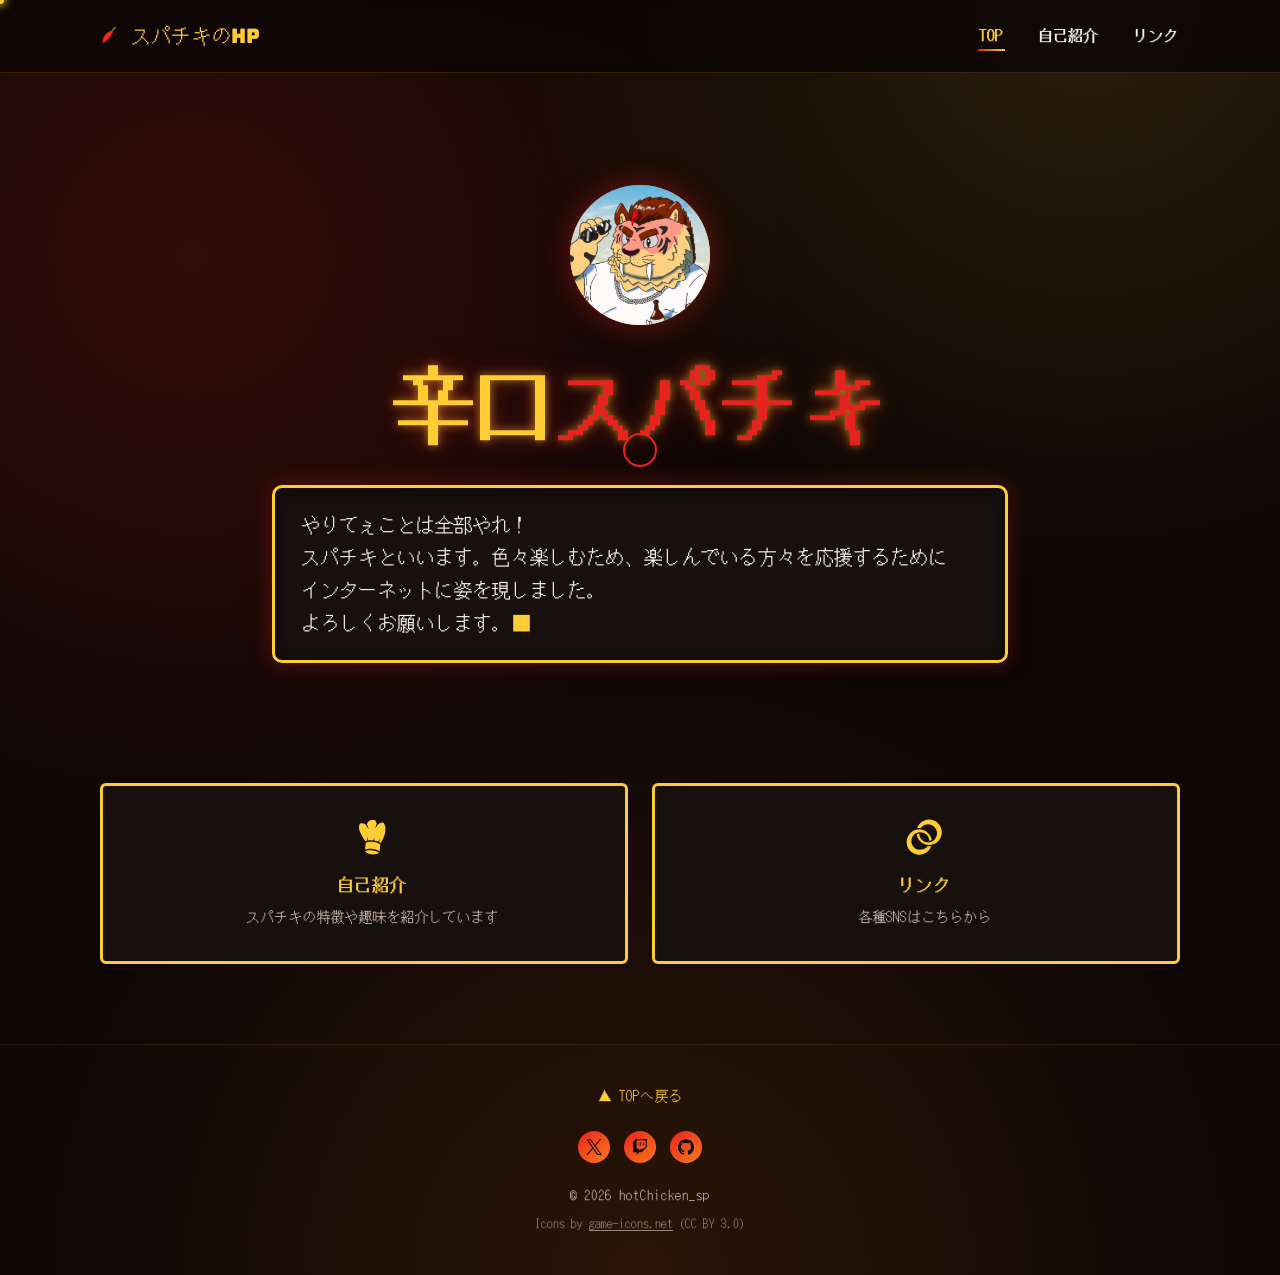
<file: index.html>
<!DOCTYPE html>
<html lang="ja">
<head>
<meta charset="UTF-8">
<meta name="viewport" content="width=device-width, initial-scale=1.0">
<title>スパチキ HP</title>
<meta name="description" content="hotChicken_sp の自己紹介サイト。プロフィール・SNSリンクを掲載しています。">
<meta property="og:type" content="website">
<meta property="og:site_name" content="スパチキ HP">
<meta property="og:locale" content="ja_JP">
<meta property="og:url" content="https://spck01.github.io/hotChicken_sp/">
<meta property="og:title" content="スパチキ HP">
<meta property="og:description" content="hotChicken_sp の自己紹介サイト。プロフィール・SNSリンクを掲載しています。">
<meta property="og:image" content="https://spck01.github.io/hotChicken_sp/assets/og-image.png">
<meta name="twitter:card" content="summary_large_image">
<meta name="twitter:title" content="スパチキ HP">
<meta name="twitter:description" content="hotChicken_sp の自己紹介サイト。プロフィール・SNSリンクを掲載しています。">
<meta name="twitter:image" content="https://spck01.github.io/hotChicken_sp/assets/og-image.png">
<link rel="icon" type="image/svg+xml" href="assets/favicon.svg">
<link rel="preconnect" href="https://fonts.googleapis.com">
<link rel="preconnect" href="https://fonts.gstatic.com" crossorigin>
<link href="https://fonts.googleapis.com/css2?family=Bungee&family=Noto+Sans+JP:wght@400;500;700;900&display=swap" rel="stylesheet">
<link rel="stylesheet" href="css/style.css?v=4">
</head>
<body id="top">

<div class="page-flash" data-page-flash aria-hidden="true"></div>

<header class="site-header">
  <div class="container">
    <a href="index.html" class="logo"><svg class="chili" viewBox="0 0 120 120" aria-hidden="true">
      <path d="M 63,27 C 42,32 22,50 16,72 C 13,83 12,90 18,94 C 27,90 34,82 44,72 C 54,62 62,50 66,40 C 69,32 71,26 70,23 C 68,21 66,23 63,27 Z" fill="#e6231e" stroke="#a3160f" stroke-width="2" stroke-linejoin="round"/>
      <path d="M 56,38 C 46,50 34,64 24,78" stroke="#ff7a1a" stroke-width="3" stroke-linecap="round" fill="none" opacity="0.7"/>
      <path d="M 64,24 C 66,15 74,9 84,10 C 82,18 74,24 66,28 Z" fill="#3a9a3a" stroke="#276b27" stroke-width="1.5" stroke-linejoin="round"/>
      <path d="M 63,26 C 70,22 78,20 85,22" stroke="#276b27" stroke-width="1.4" fill="none" stroke-linecap="round"/>
    </svg>スパチキのHP</a>
    <button class="nav-toggle" aria-label="メニュー開閉">
      <span></span><span></span><span></span>
    </button>
    <nav class="main-nav">
      <ul>
        <li><a href="index.html" class="active">TOP</a></li>
        <li><a href="about.html">自己紹介</a></li>
        <li><a href="links.html">リンク</a></li>
      </ul>
    </nav>
  </div>
</header>

<main>
  <section class="hero">
    <div class="avatar-circle" data-avatar>
      <img src="assets/icon.png" alt="hotChicken_sp のアイコン" data-avatar-img>
      <svg class="avatar-fallback" data-avatar-fallback viewBox="0 0 512 512" aria-hidden="true"><path d="M419.1 21.18c-5.5 13.76-17.6 26.38-26.6 30.87l-29.9-13.97c-5.5 14.92-3.3 24.37 3.5 32.96-9.4 4.87-20.5 5.17-32.7 2.27-1.5 15.76 10.9 29.39 26.2 29.39 6-7.82 15.2-16.68 27.2-22.75 14.7-7.42 34.5-9.25 53.6 2.76 24.1-1.56 31.4-27.47 31.4-44.17-20.3 8.09-25.9 15.21-46.3 17.73 10.5-10.22 2.7-26.56-6.4-35.09zM68.76 89.2c26.79 16.4 52.74 27.7 58.64 50.1-35.13-11.3-66.12 7.7-87.19 41 27.57-9.3 45.01-15.7 74.59-12.9-26.81 11.7-54.33 25.1-52.48 47.1 19.05-11 23.5-17.7 52.68-17.6-28.21 16.9-43.69 28.1-37.58 66.5 9.55-16.1 33.08-31.6 50.28-34.4-24.8 30-29.27 48.6-18.8 78.9 8.9-13.6 18-37.1 36.1-47.2-9.2 20-5.5 49.6 3.2 63.6 9.4-17.4 16.4-35.8 35-50.2 20.4 33.1 35.7 67.3 85.7 94.6 7.8 8.4 12.4 18.4 13.2 32.4H337l17.5-32.2c52.1-20 81.4-51.1 96.5-87.5-8.3-4.5-13.4-12.4-16.9-19.9-13.3 13.2-20.8 25.8-29.7 41.4-8.7-12.5-15.5-27.6-17.1-41.3-11.7 9.7-18.7 19.6-27.4 31.7-6.7-14.4-12.2-31.2-12.4-44.9-19 6.5-24.4 14.7-37 29.2-6.3-21.3-12.7-47.2-6.6-62.6-75.9 3.8-67-92.4-98.4-118.06.6 14.46-8.2 40.16-13.1 42.06-20-46.54-89-49.79-123.64-49.8zm343.04 1.27c-6.2 0-11.8 1.88-17.4 4.65-11.3 6.58-20.6 15.78-27.2 26.88-1.8 14.9.6 29.7.1 44.5-.6 20.5-16.8 42-34.9 45.4-2.1.3-4.1.7-6.1 1-10.8 8-8.2 19.6-5.7 29.9 15.3-10.2 29.4-12.4 46.3-15.2-2.1 10.3-2.8 21.7-1.2 31.1 12.7-12.8 24-20.4 38.4-30.8-.7 13.4-1.2 28.7 1.8 40.3 11.2-15 20.9-23.3 35.1-33.5 4.4 9.1 10 25.8 15.8 30.5 2.6-8.5 4.4-17.3 5.8-26.2 1.9-13.9-3.9-27-10.4-40.3-12.9-.4-25.6-7.6-35.1-17.8-12.2-12.9-19.3-33.1-10.2-52.5l2.3-5c10.9.3 22.8.7 32.1 3.5 12.5 1.7 24.4 12 29.3 10.2-3.2-13.1-12.5-34.6-34.6-31.1 1.1-10.04-17.3-15.29-24.2-15.53zm-1.7 7.12c4.1 0 7.4 3.21 7.4 7.21s-3.3 7.2-7.4 7.2c-4.1 0-7.5-3.2-7.5-7.2s3.4-7.26 7.5-7.21zm10.4 43.31c-2.7 10.5 1.5 20.5 8.9 28.4 6.6 7 15.5 11.1 22.5 12.1-.2-16.6-1.9-26.9-5.5-31.9-6.7-7.6-17.2-8.1-25.9-8.6zM286.1 418.2l3.3 18.4c-10.3 2.4-21.2 3.7-35.9 1.8l-2.2 16.8c13.1 1.8 24.2 1.2 34.1-.4l-18.6 18.5.9 17.2 27.5-21.7 3.6 22 16.8-2.9-5.7-34.7 13.6-.8 8.5 37.2 16.6-3.7-3.7-16.1c18 8.6 36.4 10.4 51.8 12.7l-15.1-17.9c-20.3-3.1-23.1-3.9-41-17.3l-5.5-29.1h-17.2l3.2 17.3-14.4.8-3.3-18.1z"/></svg>
    </div>
    <h1 class="hero-title">辛口<span>スパチキ</span></h1>
    <div class="dialogue-box">
      <p class="hero-tagline" data-typewriter>
        やりてぇことは全部やれ！<br>
        スパチキといいます。色々楽しむため、楽しんでいる方々を応援するために<br>インターネットに姿を現しました。<br>よろしくお願いします。
      </p>
    </div>
  </section>

  <section class="card-grid container">
    <a href="about.html" class="nav-card">
      <span class="icon"><svg viewBox="0 0 512 512" aria-hidden="true"><path d="M268.608 25.48c-26.47.197-43.568 5.534-55.357 13.75-13.473 9.39-21.036 23.152-27.08 40.974 2.562 20.932 23.94 48.19 19.657 70.38-16.48-28.212-33.466-67.988-63.31-76.116-17.075-4.62-36.54-5.802-43.54-1.436-8.273 5.16-13.81 14.76-16.943 26.854-3.132 12.095-3.66 26.237-2.69 38.285 2.432 30.134 24.784 74.997 46.92 111.093 16.58 27.035 32.78 49.416 39.87 58.953a263.647 263.647 0 0 1 22.85-5.62c-1.538-18.02 1.384-34.673.828-53.947 4.206 18.19 7.84 34.576 14.275 51.36 12.383-1.772 25.42-2.8 38.85-2.82a262.144 262.144 0 0 1 28.256 1.463l14.22-41.562-2.373 43.103c17.118 2.644 34.412 7.158 51.38 13.978 12.21-12.758 16.877-27.402 24.99-41.186.398 16.003-4.507 31.896-15.052 45.464 8.902 4.1 17.684 8.87 26.268 14.38 41.514-67.15 66.69-133.49 61.885-198.7-1.497-20.33-6.088-38.187-12.69-51.105-6.6-12.92-14.827-20.444-23.493-22.704-6.985-1.822-24.825 2.828-39.44 9.496-26.947 10.81-48.5 45.717-55.894 69.53-.253-11.64 3.003-44.39 15.947-60.698-3.98-12.57-6.914-26.394-12.085-36.362-10.442-16.115-20.236-16.91-36.247-16.806zm-26.836 289.85c-25.985.123-50.39 4.192-70.77 10.214l-11.626 98.96c10.16-5.65 22.32-9.144 35.318-11.17 9.958-1.553 20.53-2.233 31.362-2.17 1.547.01 3.1.034 4.658.073 12.457.313 25.19 1.57 37.674 3.582 24.965 4.023 48.854 11.044 67.463 20.175 7.344 3.604 14.094 7.5 19.717 11.9l8.33-96.945c-38.464-25.67-82.153-34.81-122.125-34.62zm-15.84 113.86c-10.017-.06-19.652.554-28.464 1.928-16.116 2.513-29.044 7.62-37.168 14.707 50.417 46.585 123.38 52.03 190.373 22.225-3.786-4.99-11.387-11.32-22.752-16.897-16.367-8.032-38.93-14.78-62.398-18.562-13.2-2.127-26.71-3.32-39.59-3.4z"/></svg></span>
      <h3>自己紹介</h3>
      <p>スパチキの特徴や趣味を紹介しています</p>
    </a>
    <a href="links.html" class="nav-card">
      <span class="icon"><svg viewBox="0 0 512 512" aria-hidden="true"><path d="M321.7 21.36c-43.2 0-86.4 16.5-119.4 49.5-19.1 19.08-32.6 41.54-40.7 65.44 16.9-2.4 32.9-2.7 48.7-1.1 3.9-5.5 8.3-10.7 13.2-15.6 23.3-23.26 53.8-34.9 84.4-34.9 30.6 0 61.2 11.64 84.5 34.9 46.6 46.6 46.6 122.4 0 168.9-46.5 46.6-122.4 46.6-168.9 0-22.2-22.2-33.9-51.1-34.9-80.2-11.5 1.8-22.8 5.6-33.2 11.4 5.8 33 21.4 64.5 46.9 90 66 66 172.9 66.1 238.9 0 66-66 66-172.8 0-238.84-33-33-76.3-49.5-119.5-49.5zM147.6 158.2c-27.9 7.7-58.94 25.4-76.75 44-47.5 47.4-60.8 116-40.1 175.3 8.91 24.1 23.56 47.1 40.1 63.6 66.05 66 172.95 66 238.95 0 19.1-19.1 32.6-41.6 40.7-65.5-16.2 2.5-32.6 2.9-48.8 1.2-3.8 5.4-8.2 10.6-13.1 15.5-62.7 39.7-137.8 40.6-173.3-4.4-20.57-26-32.05-58.8-30.55-85.8 2.58-41.6 26.85-79.9 57.75-98.5 10.2-5.9 37.6-15.1 61.6-15.1 33.7 1.5 60.6 11.1 84.5 34.9 22.3 22.1 33.8 51.1 34.8 80.3 11.6-1.8 22.9-5.6 33.3-11.4-9.4-41.6-26.9-73.2-53.9-96.7-21.4-18.7-44.1-31.4-70.6-37.6-28.4-7-58.6-6.5-84.6.2z"/></svg></span>
      <h3>リンク</h3>
      <p>各種SNSはこちらから</p>
    </a>
  </section>
</main>

<footer class="site-footer">
  <a href="#top" class="back-to-top">▲ TOPへ戻る</a>
  <div class="footer-social">
    <a href="https://x.com/hotChicken_sp" target="_blank" rel="noopener" aria-label="X (Twitter)"><svg viewBox="0 0 24 24" aria-hidden="true"><path d="M14.234 10.162 22.977 0h-2.072l-7.591 8.824L7.251 0H.258l9.168 13.343L.258 24H2.33l8.016-9.318L16.749 24h6.993zm-2.837 3.299-.929-1.329L3.076 1.56h3.182l5.965 8.532.929 1.329 7.754 11.09h-3.182z"/></svg></a>
    <a href="https://www.twitch.tv/hotchicken_sp" target="_blank" rel="noopener" aria-label="Twitch"><svg viewBox="0 0 24 24" aria-hidden="true"><path d="M11.571 4.714h1.715v5.143H11.57zm4.715 0H18v5.143h-1.714zM6 0L1.714 4.286v15.428h5.143V24l4.286-4.286h3.428L22.286 12V0zm14.571 11.143l-3.428 3.428h-3.429l-3 3v-3H6.857V1.714h13.714Z"/></svg></a>
    <a href="https://github.com/spck01" target="_blank" rel="noopener" aria-label="GitHub"><svg viewBox="0 0 24 24" aria-hidden="true"><path d="M12 .297c-6.63 0-12 5.373-12 12 0 5.303 3.438 9.8 8.205 11.385.6.113.82-.258.82-.577 0-.285-.01-1.04-.015-2.04-3.338.724-4.042-1.61-4.042-1.61C4.422 18.07 3.633 17.7 3.633 17.7c-1.087-.744.084-.729.084-.729 1.205.084 1.838 1.236 1.838 1.236 1.07 1.835 2.809 1.305 3.495.998.108-.776.417-1.305.76-1.605-2.665-.3-5.466-1.332-5.466-5.93 0-1.31.465-2.38 1.235-3.22-.135-.303-.54-1.523.105-3.176 0 0 1.005-.322 3.3 1.23.96-.267 1.98-.399 3-.405 1.02.006 2.04.138 3 .405 2.28-1.552 3.285-1.23 3.285-1.23.645 1.653.24 2.873.12 3.176.765.84 1.23 1.91 1.23 3.22 0 4.61-2.805 5.625-5.475 5.92.42.36.81 1.096.81 2.22 0 1.606-.015 2.896-.015 3.286 0 .315.21.69.825.57C20.565 22.092 24 17.592 24 12.297c0-6.627-5.373-12-12-12"/></svg></a>
  </div>
  &copy; 2026 hotChicken_sp
  <p class="site-footer-credit">Icons by <a href="https://game-icons.net/" target="_blank" rel="noopener">game-icons.net</a> (CC BY 3.0)</p>
</footer>

<script src="js/main.js?v=4"></script>
</body>
</html>
</file>
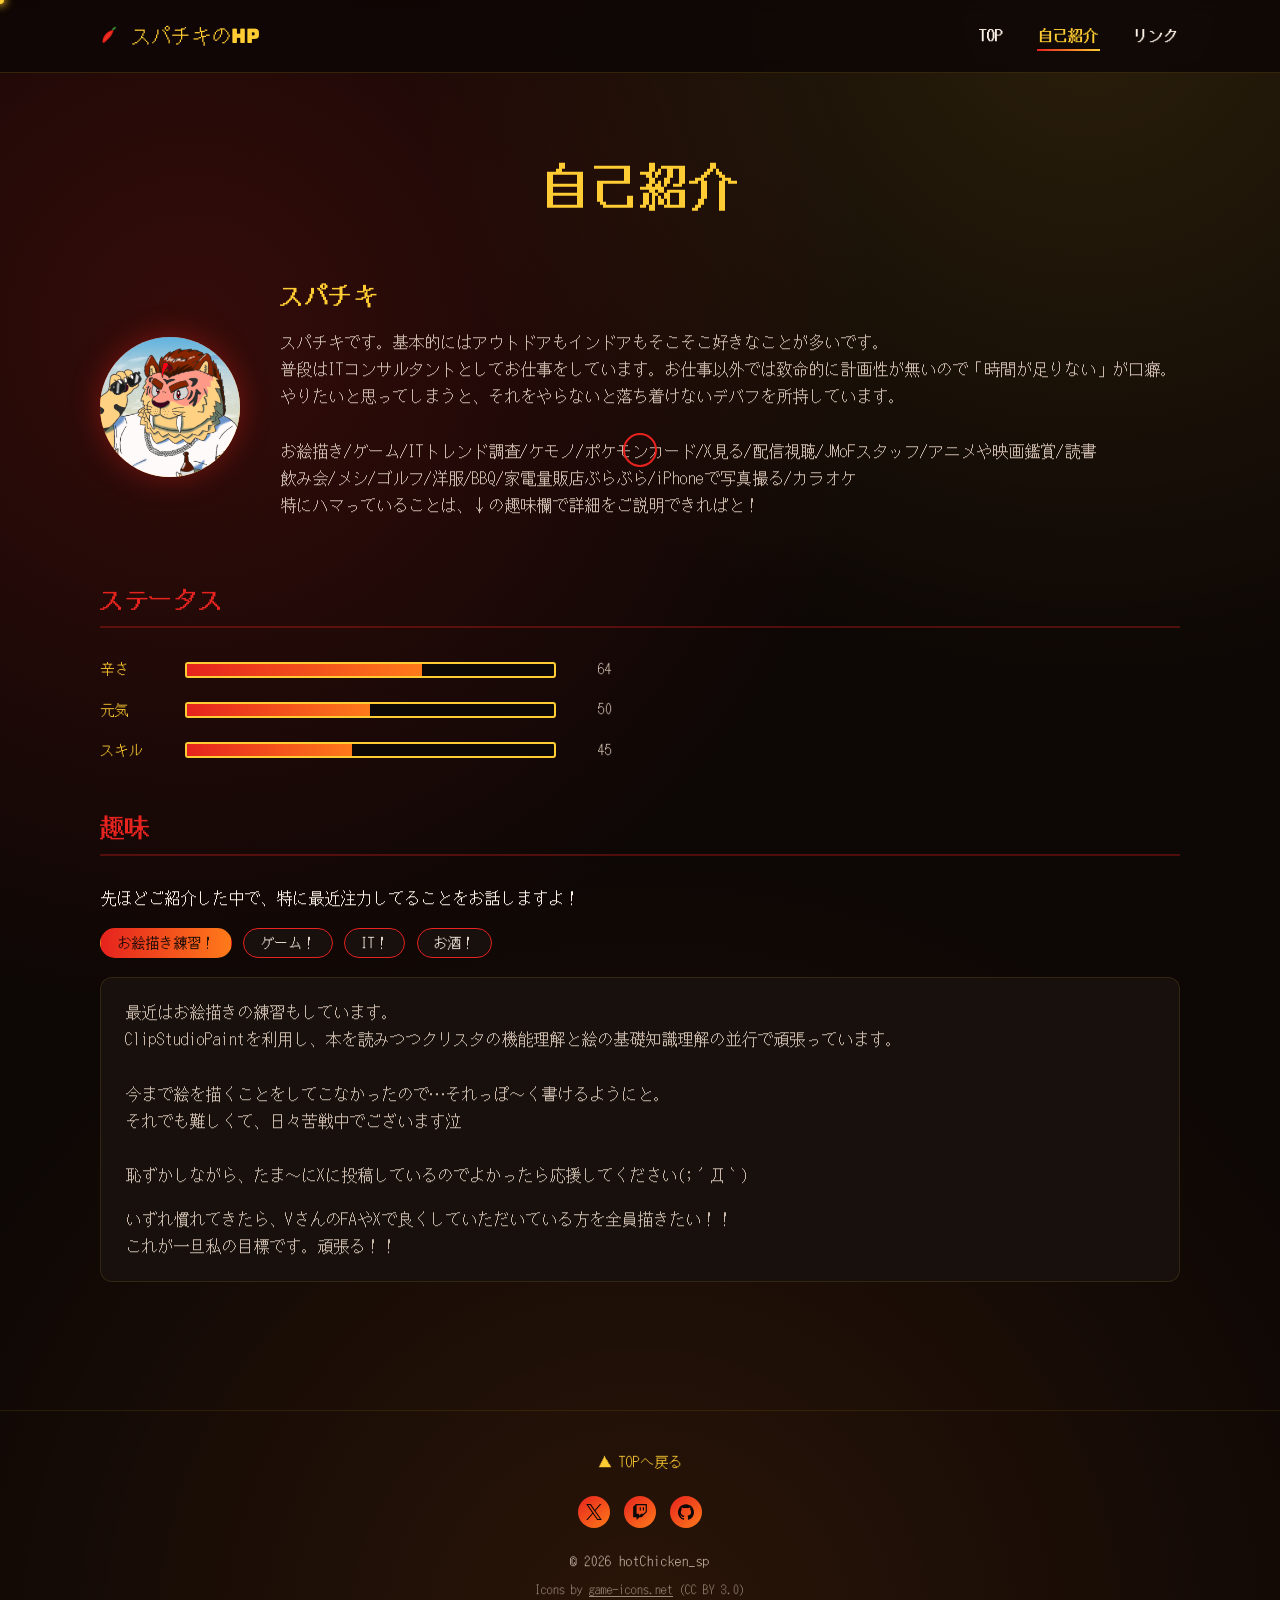
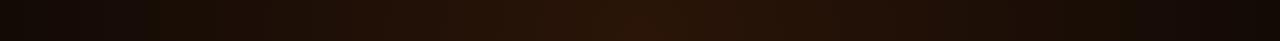
<file: about.html>
<!DOCTYPE html>
<html lang="ja">
<head>
<meta charset="UTF-8">
<meta name="viewport" content="width=device-width, initial-scale=1.0">
<title>自己紹介 | スパチキ HP</title>
<meta name="description" content="hotChicken_sp のプロフィール。趣味を紹介しています。">
<meta property="og:type" content="website">
<meta property="og:site_name" content="スパチキ HP">
<meta property="og:locale" content="ja_JP">
<meta property="og:url" content="https://spck01.github.io/hotChicken_sp/about.html">
<meta property="og:title" content="自己紹介 | スパチキ HP">
<meta property="og:description" content="hotChicken_sp のプロフィール。趣味を紹介しています。">
<meta property="og:image" content="https://spck01.github.io/hotChicken_sp/assets/og-image.png">
<meta name="twitter:card" content="summary_large_image">
<meta name="twitter:title" content="自己紹介 | スパチキ HP">
<meta name="twitter:description" content="hotChicken_sp のプロフィール。趣味を紹介しています。">
<meta name="twitter:image" content="https://spck01.github.io/hotChicken_sp/assets/og-image.png">
<link rel="icon" type="image/svg+xml" href="assets/favicon.svg">
<link rel="preconnect" href="https://fonts.googleapis.com">
<link rel="preconnect" href="https://fonts.gstatic.com" crossorigin>
<link href="https://fonts.googleapis.com/css2?family=Bungee&family=Noto+Sans+JP:wght@400;500;700;900&display=swap" rel="stylesheet">
<link rel="stylesheet" href="css/style.css?v=4">
</head>
<body id="top">

<div class="page-flash" data-page-flash aria-hidden="true"></div>

<header class="site-header">
  <div class="container">
    <a href="index.html" class="logo"><svg class="chili" viewBox="0 0 120 120" aria-hidden="true">
      <path d="M 63,27 C 42,32 22,50 16,72 C 13,83 12,90 18,94 C 27,90 34,82 44,72 C 54,62 62,50 66,40 C 69,32 71,26 70,23 C 68,21 66,23 63,27 Z" fill="#e6231e" stroke="#a3160f" stroke-width="2" stroke-linejoin="round"/>
      <path d="M 56,38 C 46,50 34,64 24,78" stroke="#ff7a1a" stroke-width="3" stroke-linecap="round" fill="none" opacity="0.7"/>
      <path d="M 64,24 C 66,15 74,9 84,10 C 82,18 74,24 66,28 Z" fill="#3a9a3a" stroke="#276b27" stroke-width="1.5" stroke-linejoin="round"/>
      <path d="M 63,26 C 70,22 78,20 85,22" stroke="#276b27" stroke-width="1.4" fill="none" stroke-linecap="round"/>
    </svg>スパチキのHP</a>
    <button class="nav-toggle" aria-label="メニュー開閉">
      <span></span><span></span><span></span>
    </button>
    <nav class="main-nav">
      <ul>
        <li><a href="index.html">TOP</a></li>
        <li><a href="about.html" class="active">自己紹介</a></li>
        <li><a href="links.html">リンク</a></li>
      </ul>
    </nav>
  </div>
</header>

<main>
  <section class="page-hero">
    <h1>自己紹介</h1>
  </section>

  <section class="content container">

    <div class="profile-block">
      <div class="avatar-circle" data-avatar>
        <img src="assets/icon.png" alt="プロフィールアイコン" data-avatar-img>
        <svg class="avatar-fallback" data-avatar-fallback viewBox="0 0 512 512" aria-hidden="true"><path d="M419.1 21.18c-5.5 13.76-17.6 26.38-26.6 30.87l-29.9-13.97c-5.5 14.92-3.3 24.37 3.5 32.96-9.4 4.87-20.5 5.17-32.7 2.27-1.5 15.76 10.9 29.39 26.2 29.39 6-7.82 15.2-16.68 27.2-22.75 14.7-7.42 34.5-9.25 53.6 2.76 24.1-1.56 31.4-27.47 31.4-44.17-20.3 8.09-25.9 15.21-46.3 17.73 10.5-10.22 2.7-26.56-6.4-35.09zM68.76 89.2c26.79 16.4 52.74 27.7 58.64 50.1-35.13-11.3-66.12 7.7-87.19 41 27.57-9.3 45.01-15.7 74.59-12.9-26.81 11.7-54.33 25.1-52.48 47.1 19.05-11 23.5-17.7 52.68-17.6-28.21 16.9-43.69 28.1-37.58 66.5 9.55-16.1 33.08-31.6 50.28-34.4-24.8 30-29.27 48.6-18.8 78.9 8.9-13.6 18-37.1 36.1-47.2-9.2 20-5.5 49.6 3.2 63.6 9.4-17.4 16.4-35.8 35-50.2 20.4 33.1 35.7 67.3 85.7 94.6 7.8 8.4 12.4 18.4 13.2 32.4H337l17.5-32.2c52.1-20 81.4-51.1 96.5-87.5-8.3-4.5-13.4-12.4-16.9-19.9-13.3 13.2-20.8 25.8-29.7 41.4-8.7-12.5-15.5-27.6-17.1-41.3-11.7 9.7-18.7 19.6-27.4 31.7-6.7-14.4-12.2-31.2-12.4-44.9-19 6.5-24.4 14.7-37 29.2-6.3-21.3-12.7-47.2-6.6-62.6-75.9 3.8-67-92.4-98.4-118.06.6 14.46-8.2 40.16-13.1 42.06-20-46.54-89-49.79-123.64-49.8zm343.04 1.27c-6.2 0-11.8 1.88-17.4 4.65-11.3 6.58-20.6 15.78-27.2 26.88-1.8 14.9.6 29.7.1 44.5-.6 20.5-16.8 42-34.9 45.4-2.1.3-4.1.7-6.1 1-10.8 8-8.2 19.6-5.7 29.9 15.3-10.2 29.4-12.4 46.3-15.2-2.1 10.3-2.8 21.7-1.2 31.1 12.7-12.8 24-20.4 38.4-30.8-.7 13.4-1.2 28.7 1.8 40.3 11.2-15 20.9-23.3 35.1-33.5 4.4 9.1 10 25.8 15.8 30.5 2.6-8.5 4.4-17.3 5.8-26.2 1.9-13.9-3.9-27-10.4-40.3-12.9-.4-25.6-7.6-35.1-17.8-12.2-12.9-19.3-33.1-10.2-52.5l2.3-5c10.9.3 22.8.7 32.1 3.5 12.5 1.7 24.4 12 29.3 10.2-3.2-13.1-12.5-34.6-34.6-31.1 1.1-10.04-17.3-15.29-24.2-15.53zm-1.7 7.12c4.1 0 7.4 3.21 7.4 7.21s-3.3 7.2-7.4 7.2c-4.1 0-7.5-3.2-7.5-7.2s3.4-7.26 7.5-7.21zm10.4 43.31c-2.7 10.5 1.5 20.5 8.9 28.4 6.6 7 15.5 11.1 22.5 12.1-.2-16.6-1.9-26.9-5.5-31.9-6.7-7.6-17.2-8.1-25.9-8.6zM286.1 418.2l3.3 18.4c-10.3 2.4-21.2 3.7-35.9 1.8l-2.2 16.8c13.1 1.8 24.2 1.2 34.1-.4l-18.6 18.5.9 17.2 27.5-21.7 3.6 22 16.8-2.9-5.7-34.7 13.6-.8 8.5 37.2 16.6-3.7-3.7-16.1c18 8.6 36.4 10.4 51.8 12.7l-15.1-17.9c-20.3-3.1-23.1-3.9-41-17.3l-5.5-29.1h-17.2l3.2 17.3-14.4.8-3.3-18.1z"/></svg>
      </div>
      <div class="profile-text">
        <h2>スパチキ</h2>
        <p>
          スパチキです。基本的にはアウトドアもインドアもそこそこ好きなことが多いです。<br>
          普段はITコンサルタントとしてお仕事をしています。お仕事以外では致命的に計画性が無いので「時間が足りない」が口癖。<br>
          やりたいと思ってしまうと、それをやらないと落ち着けないデバフを所持しています。<br><br>
          お絵描き/ゲーム/ITトレンド調査/ケモノ/ポケモンカード/X見る/配信視聴/JMoFスタッフ/アニメや映画鑑賞/読書<br>
          飲み会/メシ/ゴルフ/洋服/BBQ/家電量販店ぶらぶら/iPhoneで写真撮る/カラオケ<br>
          特にハマっていることは、↓の趣味欄で詳細をご説明できればと！
        </p>
      </div>
    </div>

    <div class="section-block">
      <h2>ステータス</h2>
      <div class="stat-list">
        <div class="stat-row">
          <span class="stat-name">辛さ</span>
          <div class="stat-bar"><div class="stat-bar-fill" data-stat-fill data-value="64"></div></div>
          <span class="stat-num">64</span>
        </div>
        <div class="stat-row">
          <span class="stat-name">元気</span>
          <div class="stat-bar"><div class="stat-bar-fill" data-stat-fill data-value="50"></div></div>
          <span class="stat-num">50</span>
        </div>
        <div class="stat-row">
          <span class="stat-name">スキル</span>
          <div class="stat-bar"><div class="stat-bar-fill" data-stat-fill data-value="45"></div></div>
          <span class="stat-num">45</span>
        </div>
      </div>
    </div>

    <div class="section-block">
      <h2>趣味</h2>
      <p>先ほどご紹介した中で、特に最近注力してることをお話しますよ！</p>
      <div class="hobby-tabs" data-hobby-tabs>
        <button type="button" class="hobby-tab is-active" data-hobby-tab data-target="hobby-1">お絵描き練習！</button>
        <button type="button" class="hobby-tab" data-hobby-tab data-target="hobby-2">ゲーム！</button>
        <button type="button" class="hobby-tab" data-hobby-tab data-target="hobby-3">IT！</button>
        <button type="button" class="hobby-tab" data-hobby-tab data-target="hobby-4">お酒！</button>
      </div>
      <div class="hobby-panel">
        <div class="hobby-detail" data-hobby-detail="hobby-1">
          <p>最近はお絵描きの練習もしています。<br>
            ClipStudioPaintを利用し、本を読みつつクリスタの機能理解と絵の基礎知識理解の並行で頑張っています。<br><br>
            今まで絵を描くことをしてこなかったので…それっぽ～く書けるようにと。<br>
            それでも難しくて、日々苦戦中でございます泣<br><br>
            恥ずかしながら、たま～にXに投稿しているのでよかったら応援してください(;´Д｀)
          </p>
          <p>
            いずれ慣れてきたら、VさんのFAやXで良くしていただいている方を全員描きたい！！<br>
            これが一旦私の目標です。頑張る！！
          </p>
        </div>
        <div class="hobby-detail" data-hobby-detail="hobby-2" hidden>
          ※
        </div>
        <div class="hobby-detail" data-hobby-detail="hobby-3" hidden>
          ※編集中
        </div>
        <div class="hobby-detail" data-hobby-detail="hobby-4" hidden>
          ※編集中
        </div>
      </div>
    </div>

  </section>
</main>

<footer class="site-footer">
  <a href="#top" class="back-to-top">▲ TOPへ戻る</a>
  <div class="footer-social">
    <a href="https://x.com/hotChicken_sp" target="_blank" rel="noopener" aria-label="X (Twitter)"><svg viewBox="0 0 24 24" aria-hidden="true"><path d="M14.234 10.162 22.977 0h-2.072l-7.591 8.824L7.251 0H.258l9.168 13.343L.258 24H2.33l8.016-9.318L16.749 24h6.993zm-2.837 3.299-.929-1.329L3.076 1.56h3.182l5.965 8.532.929 1.329 7.754 11.09h-3.182z"/></svg></a>
    <a href="https://www.twitch.tv/hotchicken_sp" target="_blank" rel="noopener" aria-label="Twitch"><svg viewBox="0 0 24 24" aria-hidden="true"><path d="M11.571 4.714h1.715v5.143H11.57zm4.715 0H18v5.143h-1.714zM6 0L1.714 4.286v15.428h5.143V24l4.286-4.286h3.428L22.286 12V0zm14.571 11.143l-3.428 3.428h-3.429l-3 3v-3H6.857V1.714h13.714Z"/></svg></a>
    <a href="https://github.com/spck01" target="_blank" rel="noopener" aria-label="GitHub"><svg viewBox="0 0 24 24" aria-hidden="true"><path d="M12 .297c-6.63 0-12 5.373-12 12 0 5.303 3.438 9.8 8.205 11.385.6.113.82-.258.82-.577 0-.285-.01-1.04-.015-2.04-3.338.724-4.042-1.61-4.042-1.61C4.422 18.07 3.633 17.7 3.633 17.7c-1.087-.744.084-.729.084-.729 1.205.084 1.838 1.236 1.838 1.236 1.07 1.835 2.809 1.305 3.495.998.108-.776.417-1.305.76-1.605-2.665-.3-5.466-1.332-5.466-5.93 0-1.31.465-2.38 1.235-3.22-.135-.303-.54-1.523.105-3.176 0 0 1.005-.322 3.3 1.23.96-.267 1.98-.399 3-.405 1.02.006 2.04.138 3 .405 2.28-1.552 3.285-1.23 3.285-1.23.645 1.653.24 2.873.12 3.176.765.84 1.23 1.91 1.23 3.22 0 4.61-2.805 5.625-5.475 5.92.42.36.81 1.096.81 2.22 0 1.606-.015 2.896-.015 3.286 0 .315.21.69.825.57C20.565 22.092 24 17.592 24 12.297c0-6.627-5.373-12-12-12"/></svg></a>
  </div>
  &copy; 2026 hotChicken_sp
  <p class="site-footer-credit">Icons by <a href="https://game-icons.net/" target="_blank" rel="noopener">game-icons.net</a> (CC BY 3.0)</p>
</footer>

<script src="js/main.js?v=4"></script>
</body>
</html>
</file>
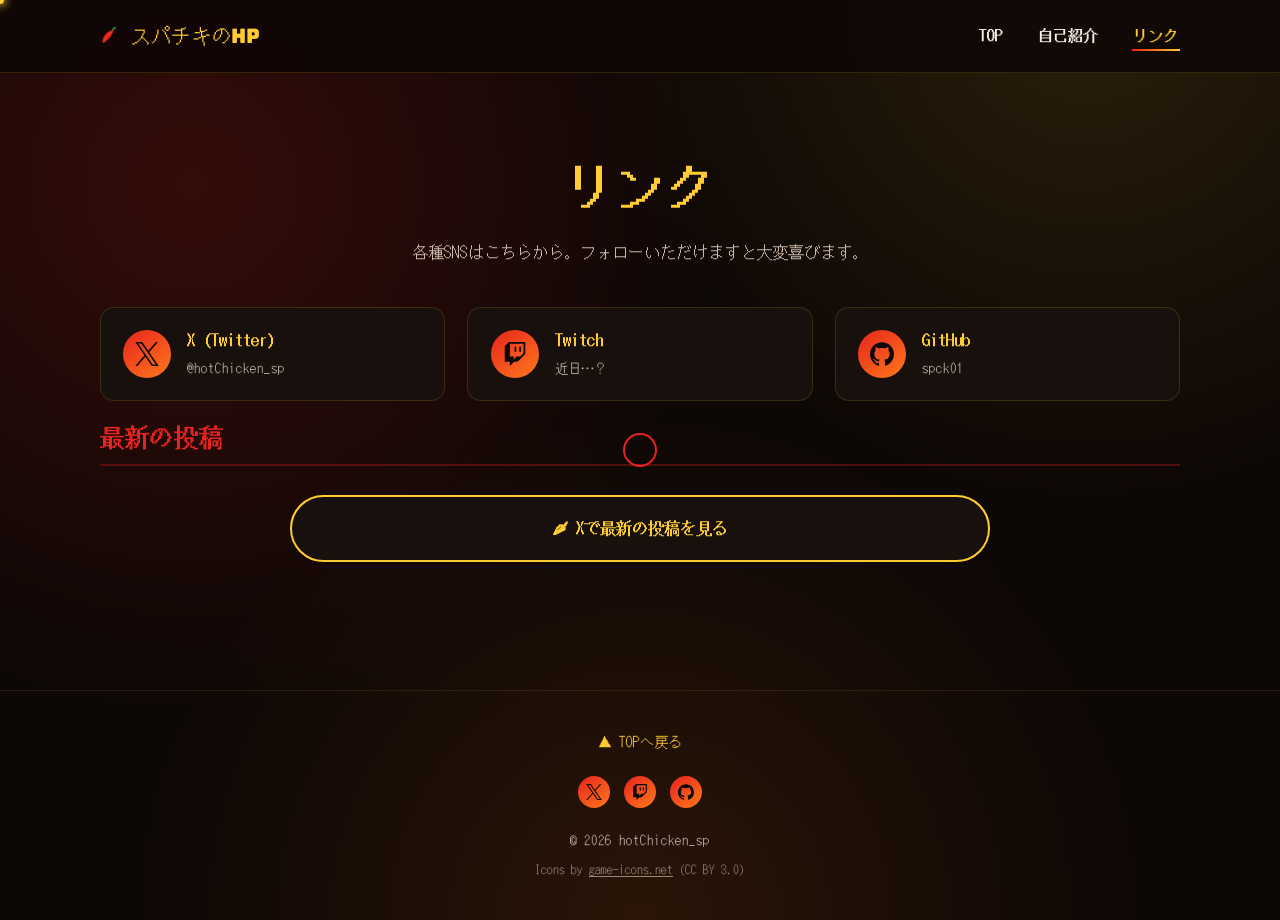
<file: links.html>
<!DOCTYPE html>
<html lang="ja">
<head>
<meta charset="UTF-8">
<meta name="viewport" content="width=device-width, initial-scale=1.0">
<title>リンク | スパチキ HP</title>
<meta name="description" content="hotChicken_sp の各種SNSリンク集。">
<meta property="og:type" content="website">
<meta property="og:site_name" content="スパチキ HP">
<meta property="og:locale" content="ja_JP">
<meta property="og:url" content="https://spck01.github.io/hotChicken_sp/links.html">
<meta property="og:title" content="リンク | スパチキ HP">
<meta property="og:description" content="hotChicken_sp の各種SNSリンク集。">
<meta property="og:image" content="https://spck01.github.io/hotChicken_sp/assets/og-image.png">
<meta name="twitter:card" content="summary_large_image">
<meta name="twitter:title" content="リンク | スパチキ HP">
<meta name="twitter:description" content="hotChicken_sp の各種SNSリンク集。">
<meta name="twitter:image" content="https://spck01.github.io/hotChicken_sp/assets/og-image.png">
<link rel="icon" type="image/svg+xml" href="assets/favicon.svg">
<link rel="preconnect" href="https://fonts.googleapis.com">
<link rel="preconnect" href="https://fonts.gstatic.com" crossorigin>
<link href="https://fonts.googleapis.com/css2?family=Bungee&family=Noto+Sans+JP:wght@400;500;700;900&display=swap" rel="stylesheet">
<link rel="stylesheet" href="css/style.css?v=4">
</head>
<body id="top">

<div class="page-flash" data-page-flash aria-hidden="true"></div>

<header class="site-header">
  <div class="container">
    <a href="index.html" class="logo"><svg class="chili" viewBox="0 0 120 120" aria-hidden="true">
      <path d="M 63,27 C 42,32 22,50 16,72 C 13,83 12,90 18,94 C 27,90 34,82 44,72 C 54,62 62,50 66,40 C 69,32 71,26 70,23 C 68,21 66,23 63,27 Z" fill="#e6231e" stroke="#a3160f" stroke-width="2" stroke-linejoin="round"/>
      <path d="M 56,38 C 46,50 34,64 24,78" stroke="#ff7a1a" stroke-width="3" stroke-linecap="round" fill="none" opacity="0.7"/>
      <path d="M 64,24 C 66,15 74,9 84,10 C 82,18 74,24 66,28 Z" fill="#3a9a3a" stroke="#276b27" stroke-width="1.5" stroke-linejoin="round"/>
      <path d="M 63,26 C 70,22 78,20 85,22" stroke="#276b27" stroke-width="1.4" fill="none" stroke-linecap="round"/>
    </svg>スパチキのHP</a>
    <button class="nav-toggle" aria-label="メニュー開閉">
      <span></span><span></span><span></span>
    </button>
    <nav class="main-nav">
      <ul>
        <li><a href="index.html">TOP</a></li>
        <li><a href="about.html">自己紹介</a></li>
        <li><a href="links.html" class="active">リンク</a></li>
      </ul>
    </nav>
  </div>
</header>

<main>
  <section class="page-hero">
    <h1>リンク</h1>
    <p>各種SNSはこちらから。フォローいただけますと大変喜びます。</p>
  </section>

  <section class="content container">
    <div class="link-grid">
      <a href="https://x.com/hotChicken_sp" class="link-card" target="_blank" rel="noopener">
        <span class="link-badge" aria-hidden="true"><svg viewBox="0 0 24 24"><path d="M14.234 10.162 22.977 0h-2.072l-7.591 8.824L7.251 0H.258l9.168 13.343L.258 24H2.33l8.016-9.318L16.749 24h6.993zm-2.837 3.299-.929-1.329L3.076 1.56h3.182l5.965 8.532.929 1.329 7.754 11.09h-3.182z"/></svg></span>
        <span class="link-info"><strong>X (Twitter)</strong><span>@hotChicken_sp</span></span>
      </a>
      <a href="https://www.twitch.tv/hotchicken_sp" class="link-card" target="_blank" rel="noopener">
        <span class="link-badge" aria-hidden="true"><svg viewBox="0 0 24 24"><path d="M11.571 4.714h1.715v5.143H11.57zm4.715 0H18v5.143h-1.714zM6 0L1.714 4.286v15.428h5.143V24l4.286-4.286h3.428L22.286 12V0zm14.571 11.143l-3.428 3.428h-3.429l-3 3v-3H6.857V1.714h13.714Z"/></svg></span>
        <span class="link-info"><strong>Twitch</strong><span>近日…？</span></span>
      </a>
      <a href="https://github.com/spck01" class="link-card" target="_blank" rel="noopener">
        <span class="link-badge" aria-hidden="true"><svg viewBox="0 0 24 24"><path d="M12 .297c-6.63 0-12 5.373-12 12 0 5.303 3.438 9.8 8.205 11.385.6.113.82-.258.82-.577 0-.285-.01-1.04-.015-2.04-3.338.724-4.042-1.61-4.042-1.61C4.422 18.07 3.633 17.7 3.633 17.7c-1.087-.744.084-.729.084-.729 1.205.084 1.838 1.236 1.838 1.236 1.07 1.835 2.809 1.305 3.495.998.108-.776.417-1.305.76-1.605-2.665-.3-5.466-1.332-5.466-5.93 0-1.31.465-2.38 1.235-3.22-.135-.303-.54-1.523.105-3.176 0 0 1.005-.322 3.3 1.23.96-.267 1.98-.399 3-.405 1.02.006 2.04.138 3 .405 2.28-1.552 3.285-1.23 3.285-1.23.645 1.653.24 2.873.12 3.176.765.84 1.23 1.91 1.23 3.22 0 4.61-2.805 5.625-5.475 5.92.42.36.81 1.096.81 2.22 0 1.606-.015 2.896-.015 3.286 0 .315.21.69.825.57C20.565 22.092 24 17.592 24 12.297c0-6.627-5.373-12-12-12"/></svg></span>
        <span class="link-info"><strong>GitHub</strong><span>spck01</span></span>
      </a>
    </div>

    <div class="section-block">
      <h2>最新の投稿</h2>
      <div class="x-timeline">
        <a class="twitter-timeline" data-theme="dark" data-height="900" href="https://twitter.com/hotChicken_sp?ref_src=twsrc%5Etfw">🌶 Xで最新の投稿を見る</a>
      </div>
    </div>
  </section>
</main>

<script async src="https://platform.twitter.com/widgets.js" charset="utf-8"></script>

<footer class="site-footer">
  <a href="#top" class="back-to-top">▲ TOPへ戻る</a>
  <div class="footer-social">
    <a href="https://x.com/hotChicken_sp" target="_blank" rel="noopener" aria-label="X (Twitter)"><svg viewBox="0 0 24 24" aria-hidden="true"><path d="M14.234 10.162 22.977 0h-2.072l-7.591 8.824L7.251 0H.258l9.168 13.343L.258 24H2.33l8.016-9.318L16.749 24h6.993zm-2.837 3.299-.929-1.329L3.076 1.56h3.182l5.965 8.532.929 1.329 7.754 11.09h-3.182z"/></svg></a>
    <a href="https://www.twitch.tv/hotchicken_sp" target="_blank" rel="noopener" aria-label="Twitch"><svg viewBox="0 0 24 24" aria-hidden="true"><path d="M11.571 4.714h1.715v5.143H11.57zm4.715 0H18v5.143h-1.714zM6 0L1.714 4.286v15.428h5.143V24l4.286-4.286h3.428L22.286 12V0zm14.571 11.143l-3.428 3.428h-3.429l-3 3v-3H6.857V1.714h13.714Z"/></svg></a>
    <a href="https://github.com/spck01" target="_blank" rel="noopener" aria-label="GitHub"><svg viewBox="0 0 24 24" aria-hidden="true"><path d="M12 .297c-6.63 0-12 5.373-12 12 0 5.303 3.438 9.8 8.205 11.385.6.113.82-.258.82-.577 0-.285-.01-1.04-.015-2.04-3.338.724-4.042-1.61-4.042-1.61C4.422 18.07 3.633 17.7 3.633 17.7c-1.087-.744.084-.729.084-.729 1.205.084 1.838 1.236 1.838 1.236 1.07 1.835 2.809 1.305 3.495.998.108-.776.417-1.305.76-1.605-2.665-.3-5.466-1.332-5.466-5.93 0-1.31.465-2.38 1.235-3.22-.135-.303-.54-1.523.105-3.176 0 0 1.005-.322 3.3 1.23.96-.267 1.98-.399 3-.405 1.02.006 2.04.138 3 .405 2.28-1.552 3.285-1.23 3.285-1.23.645 1.653.24 2.873.12 3.176.765.84 1.23 1.91 1.23 3.22 0 4.61-2.805 5.625-5.475 5.92.42.36.81 1.096.81 2.22 0 1.606-.015 2.896-.015 3.286 0 .315.21.69.825.57C20.565 22.092 24 17.592 24 12.297c0-6.627-5.373-12-12-12"/></svg></a>
  </div>
  &copy; 2026 hotChicken_sp
  <p class="site-footer-credit">Icons by <a href="https://game-icons.net/" target="_blank" rel="noopener">game-icons.net</a> (CC BY 3.0)</p>
</footer>

<script src="js/main.js?v=4"></script>
</body>
</html>
</file>
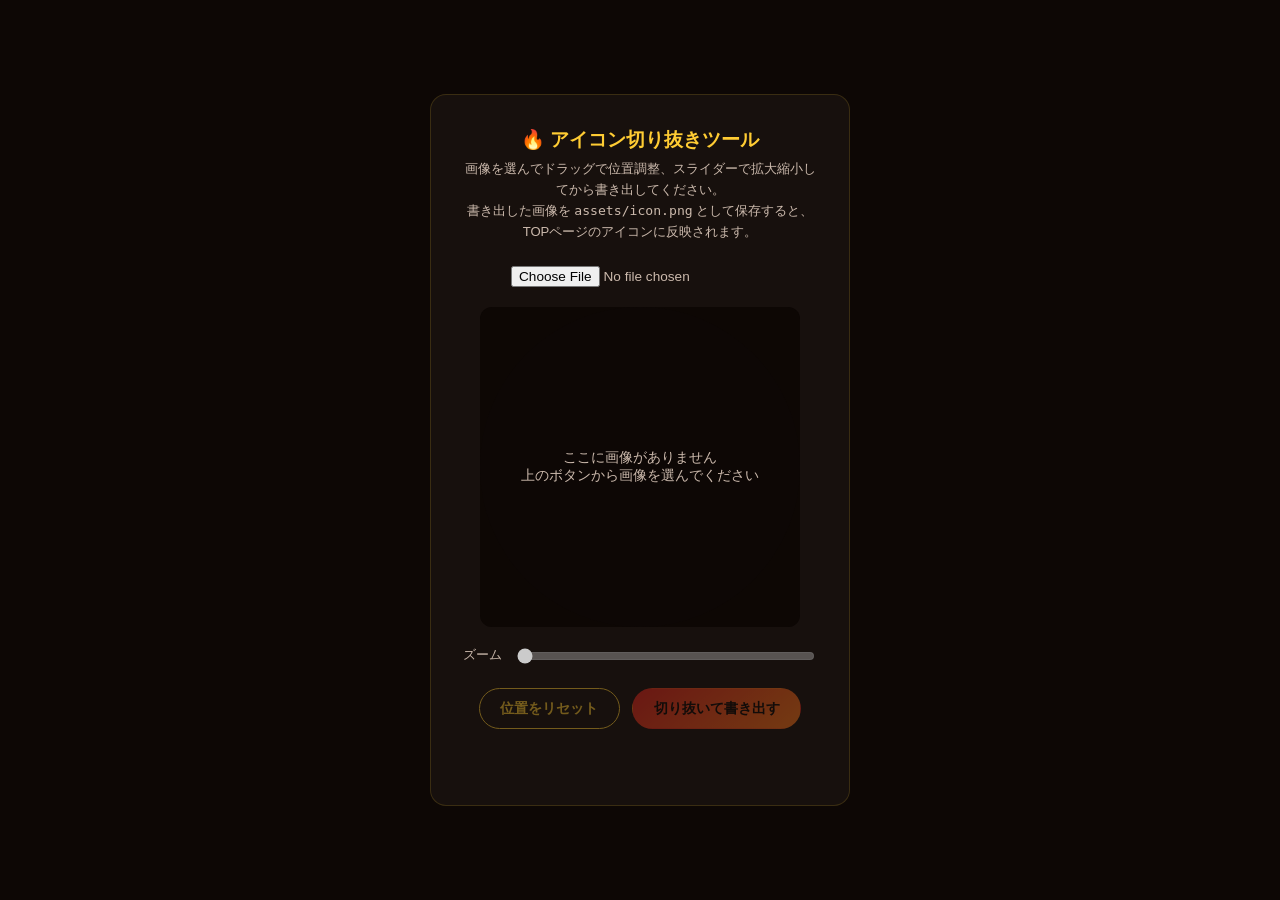
<file: tools/icon-cropper.html>
<!DOCTYPE html>
<html lang="ja">
<head>
<meta charset="UTF-8">
<meta name="viewport" content="width=device-width, initial-scale=1.0">
<title>アイコン切り抜きツール | hotChicken_sp</title>
<style>
  :root {
    --c-black: #0d0705;
    --c-black-2: #17100d;
    --c-red: #e6231e;
    --c-orange: #ff7a1a;
    --c-yellow: #ffcc33;
    --c-text: #fbf1e6;
    --c-text-dim: #cbb9ac;
  }
  * { box-sizing: border-box; }
  body {
    margin: 0;
    min-height: 100vh;
    background: var(--c-black);
    color: var(--c-text);
    font-family: "Hiragino Sans", "Noto Sans JP", sans-serif;
    display: flex;
    align-items: center;
    justify-content: center;
    padding: 2rem 1rem;
  }
  .panel {
    width: min(420px, 100%);
    background: var(--c-black-2);
    border: 1px solid rgba(255, 204, 51, 0.15);
    border-radius: 16px;
    padding: 2rem;
    text-align: center;
  }
  h1 {
    font-size: 1.2rem;
    color: var(--c-yellow);
    margin: 0 0 0.3em;
  }
  .note {
    color: var(--c-text-dim);
    font-size: 0.82rem;
    margin: 0 0 1.5rem;
    line-height: 1.6;
  }
  input[type="file"] {
    color: var(--c-text-dim);
    font-size: 0.85rem;
    margin-bottom: 1.2rem;
  }
  .crop-stage {
    position: relative;
    width: 320px;
    height: 320px;
    max-width: 100%;
    aspect-ratio: 1 / 1;
    margin: 0 auto 1.2rem;
    overflow: hidden;
    background: var(--c-black);
    border-radius: 12px;
    touch-action: none;
    cursor: grab;
  }
  .crop-stage.dragging { cursor: grabbing; }
  .crop-stage img {
    position: absolute;
    top: 0;
    left: 0;
    max-width: none;
    transform-origin: 0 0;
    user-select: none;
    -webkit-user-drag: none;
    pointer-events: none;
  }
  .crop-mask {
    position: absolute;
    inset: 0;
    border-radius: 50%;
    box-shadow: 0 0 0 9999px rgba(13, 7, 5, 0.72);
    pointer-events: none;
  }
  .empty-hint {
    position: absolute;
    inset: 0;
    display: flex;
    align-items: center;
    justify-content: center;
    color: var(--c-text-dim);
    font-size: 0.85rem;
    padding: 1rem;
    text-align: center;
  }
  .controls {
    display: flex;
    align-items: center;
    gap: 0.8rem;
    margin-bottom: 1.4rem;
  }
  .controls label {
    font-size: 0.8rem;
    color: var(--c-text-dim);
    white-space: nowrap;
  }
  input[type="range"] {
    flex: 1;
    accent-color: var(--c-red);
  }
  .actions {
    display: flex;
    gap: 0.8rem;
    justify-content: center;
    flex-wrap: wrap;
  }
  button {
    font-family: inherit;
    font-size: 0.9rem;
    font-weight: 700;
    padding: 0.7em 1.4em;
    border-radius: 999px;
    border: 1px solid var(--c-yellow);
    background: none;
    color: var(--c-yellow);
    cursor: pointer;
    transition: all 0.2s ease;
  }
  button:hover:not(:disabled) {
    background: var(--c-yellow);
    color: var(--c-black);
  }
  button:disabled {
    opacity: 0.4;
    cursor: not-allowed;
  }
  button.primary {
    background: linear-gradient(140deg, var(--c-red), var(--c-orange));
    border-color: transparent;
    color: var(--c-black);
  }
  button.primary:hover:not(:disabled) {
    filter: brightness(1.1);
  }
  .status {
    margin-top: 1rem;
    font-size: 0.8rem;
    color: var(--c-text-dim);
    min-height: 1.2em;
  }
</style>
</head>
<body>

<div class="panel">
  <h1>🔥 アイコン切り抜きツール</h1>
  <p class="note">
    画像を選んでドラッグで位置調整、スライダーで拡大縮小してから書き出してください。<br>
    書き出した画像を <code>assets/icon.png</code> として保存すると、TOPページのアイコンに反映されます。
  </p>

  <input type="file" id="fileInput" accept="image/*">

  <div class="crop-stage" id="stage">
    <span class="empty-hint" id="emptyHint">ここに画像がありません<br>上のボタンから画像を選んでください</span>
    <img id="srcImg" alt="" hidden>
    <div class="crop-mask"></div>
  </div>

  <div class="controls">
    <label for="zoom">ズーム</label>
    <input type="range" id="zoom" min="1" max="4" step="0.01" value="1" disabled>
  </div>

  <div class="actions">
    <button id="resetBtn" disabled>位置をリセット</button>
    <button id="downloadBtn" class="primary" disabled>切り抜いて書き出す</button>
  </div>

  <p class="status" id="status"></p>
</div>

<script>
(() => {
  const fileInput = document.getElementById("fileInput");
  const stage = document.getElementById("stage");
  const img = document.getElementById("srcImg");
  const emptyHint = document.getElementById("emptyHint");
  const zoomInput = document.getElementById("zoom");
  const resetBtn = document.getElementById("resetBtn");
  const downloadBtn = document.getElementById("downloadBtn");
  const statusEl = document.getElementById("status");

  const STAGE_SIZE = 320;
  const OUTPUT_SIZE = 512;

  let baseScale = 1;   // 画像がstageを覆うのに必要な最小スケール
  let zoomFactor = 1;  // baseScaleに対する倍率（スライダー値）
  let offsetX = 0;
  let offsetY = 0;
  let naturalW = 0;
  let naturalH = 0;

  function currentScale() {
    return baseScale * zoomFactor;
  }

  function clampOffsets() {
    const scale = currentScale();
    const dispW = naturalW * scale;
    const dispH = naturalH * scale;
    const maxX = Math.max(0, (dispW - STAGE_SIZE) / 2);
    const maxY = Math.max(0, (dispH - STAGE_SIZE) / 2);
    offsetX = Math.min(maxX, Math.max(-maxX, offsetX));
    offsetY = Math.min(maxY, Math.max(-maxY, offsetY));
  }

  function render() {
    clampOffsets();
    const scale = currentScale();
    const dispW = naturalW * scale;
    const dispH = naturalH * scale;
    const left = STAGE_SIZE / 2 - dispW / 2 + offsetX;
    const top = STAGE_SIZE / 2 - dispH / 2 + offsetY;
    img.style.width = `${dispW}px`;
    img.style.height = `${dispH}px`;
    img.style.transform = `translate(${left}px, ${top}px)`;
  }

  function loadImage(file) {
    const url = URL.createObjectURL(file);
    const temp = new Image();
    temp.onload = () => {
      naturalW = temp.naturalWidth;
      naturalH = temp.naturalHeight;
      baseScale = Math.max(STAGE_SIZE / naturalW, STAGE_SIZE / naturalH);
      zoomFactor = 1;
      offsetX = 0;
      offsetY = 0;

      img.src = url;
      img.hidden = false;
      emptyHint.hidden = true;

      zoomInput.value = "1";
      zoomInput.disabled = false;
      resetBtn.disabled = false;
      downloadBtn.disabled = false;
      statusEl.textContent = "";

      render();
    };
    temp.src = url;
  }

  fileInput.addEventListener("change", () => {
    const file = fileInput.files && fileInput.files[0];
    if (file) loadImage(file);
  });

  zoomInput.addEventListener("input", () => {
    zoomFactor = parseFloat(zoomInput.value);
    render();
  });

  resetBtn.addEventListener("click", () => {
    zoomFactor = 1;
    offsetX = 0;
    offsetY = 0;
    zoomInput.value = "1";
    render();
  });

  // ドラッグで位置調整
  let dragging = false;
  let startX = 0;
  let startY = 0;
  let startOffsetX = 0;
  let startOffsetY = 0;

  stage.addEventListener("pointerdown", (e) => {
    if (img.hidden) return;
    dragging = true;
    stage.classList.add("dragging");
    stage.setPointerCapture(e.pointerId);
    startX = e.clientX;
    startY = e.clientY;
    startOffsetX = offsetX;
    startOffsetY = offsetY;
  });

  stage.addEventListener("pointermove", (e) => {
    if (!dragging) return;
    offsetX = startOffsetX + (e.clientX - startX);
    offsetY = startOffsetY + (e.clientY - startY);
    render();
  });

  function endDrag(e) {
    if (!dragging) return;
    dragging = false;
    stage.classList.remove("dragging");
    if (e && stage.hasPointerCapture(e.pointerId)) {
      stage.releasePointerCapture(e.pointerId);
    }
  }
  stage.addEventListener("pointerup", endDrag);
  stage.addEventListener("pointercancel", endDrag);

  // ホイールでもズームできるように
  stage.addEventListener("wheel", (e) => {
    if (img.hidden) return;
    e.preventDefault();
    const next = Math.min(4, Math.max(1, zoomFactor - e.deltaY * 0.0015));
    zoomFactor = next;
    zoomInput.value = String(next);
    render();
  }, { passive: false });

  async function exportPng() {
    const scale = currentScale();
    const exportScale = OUTPUT_SIZE / STAGE_SIZE;
    const dispW = naturalW * scale;
    const dispH = naturalH * scale;
    const left = STAGE_SIZE / 2 - dispW / 2 + offsetX;
    const top = STAGE_SIZE / 2 - dispH / 2 + offsetY;

    const canvas = document.createElement("canvas");
    canvas.width = OUTPUT_SIZE;
    canvas.height = OUTPUT_SIZE;
    const ctx = canvas.getContext("2d");
    ctx.drawImage(
      img,
      left * exportScale,
      top * exportScale,
      dispW * exportScale,
      dispH * exportScale
    );

    const blob = await new Promise((resolve) => canvas.toBlob(resolve, "image/png"));

    if (window.showSaveFilePicker) {
      try {
        const handle = await window.showSaveFilePicker({
          suggestedName: "icon.png",
          types: [{ description: "PNG画像", accept: { "image/png": [".png"] } }],
        });
        const writable = await handle.createWritable();
        await writable.write(blob);
        await writable.close();
        statusEl.textContent = "保存しました。assets/icon.png に置き換えれば反映されます。";
        return;
      } catch (err) {
        if (err && err.name === "AbortError") {
          statusEl.textContent = "保存をキャンセルしました。";
          return;
        }
        // 失敗時はダウンロード方式にフォールバック
      }
    }

    const url = URL.createObjectURL(blob);
    const a = document.createElement("a");
    a.href = url;
    a.download = "icon.png";
    document.body.appendChild(a);
    a.click();
    a.remove();
    URL.revokeObjectURL(url);
    statusEl.textContent = "ダウンロードしました。assets/icon.png に移動してください。";
  }

  downloadBtn.addEventListener("click", () => {
    exportPng().catch(() => {
      statusEl.textContent = "書き出しに失敗しました。もう一度お試しください。";
    });
  });
})();
</script>
</body>
</html>
</file>
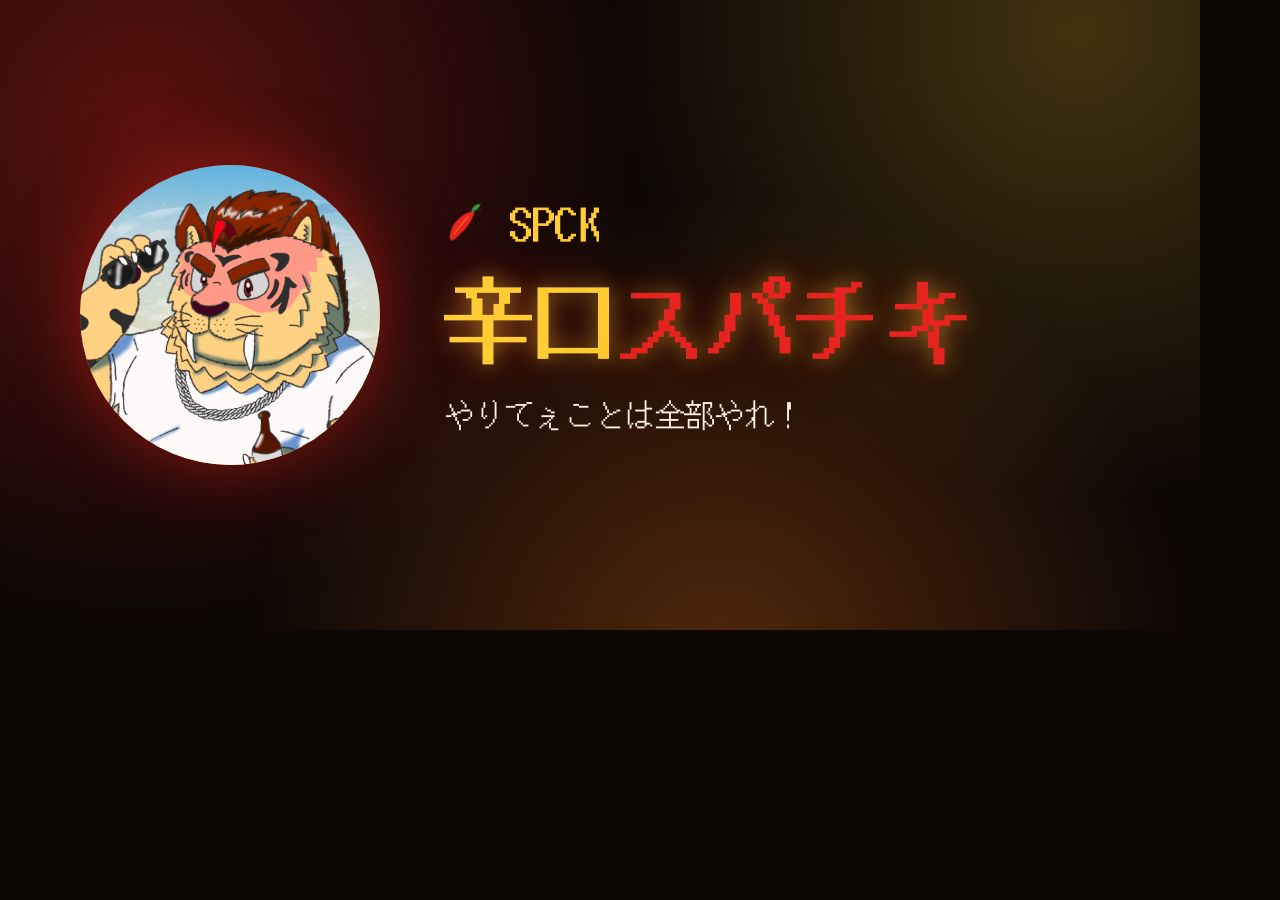
<file: tools/og-image.html>
<!DOCTYPE html>
<html lang="ja">
<head>
<meta charset="UTF-8">
<title>OGP画像ソース | hotChicken_sp</title>
<style>
  @font-face {
    font-family: "Shinonome Gothic";
    src: url("../css/fonts/JF-Dot-Shinonome16.woff2") format("woff2");
    font-weight: 400;
    font-style: normal;
  }
  @font-face {
    font-family: "Shinonome Gothic";
    src: url("../css/fonts/JF-Dot-Shinonome16B.woff2") format("woff2");
    font-weight: 700;
    font-style: normal;
  }

  * { box-sizing: border-box; }

  html, body {
    margin: 0;
    width: 1200px;
    height: 630px;
    overflow: hidden;
    background: #0d0705;
    font-family: "Shinonome Gothic", "Hiragino Sans", sans-serif;
  }

  .card {
    position: relative;
    width: 1200px;
    height: 630px;
    background:
      radial-gradient(circle at 12% 20%, rgba(230, 35, 30, 0.35), transparent 42%),
      radial-gradient(circle at 90% 5%, rgba(255, 204, 51, 0.22), transparent 38%),
      radial-gradient(circle at 60% 105%, rgba(255, 122, 26, 0.28), transparent 48%),
      #0d0705;
    display: flex;
    align-items: center;
    gap: 64px;
    padding: 0 80px;
  }

  .avatar {
    flex: none;
    width: 300px;
    height: 300px;
    border-radius: 50%;
    overflow: hidden;
    background: linear-gradient(140deg, #e6231e, #ff7a1a, #ffcc33);
    box-shadow: 0 0 70px rgba(230, 35, 30, 0.5);
    display: flex;
    align-items: center;
    justify-content: center;
  }

  .avatar img {
    width: 100%;
    height: 100%;
    object-fit: cover;
  }

  .text-block {
    flex: 1;
  }

  .wordmark {
    display: flex;
    align-items: center;
    gap: 14px;
    color: #ffcc33;
    font-weight: 700;
    font-size: 42px;
    letter-spacing: 0.04em;
    margin-bottom: 18px;
  }

  .wordmark svg {
    width: 52px;
    height: 52px;
  }

  .headline {
    color: #ffcc33;
    font-weight: 700;
    font-size: 88px;
    line-height: 1.15;
    text-shadow: 0 0 20px rgba(255, 204, 51, 0.5), 0 0 46px rgba(230, 35, 30, 0.45);
    margin: 0 0 28px;
  }

  .headline span {
    color: #e6231e;
  }

  .tagline {
    color: #fbf1e6;
    font-size: 30px;
    margin: 0;
  }
</style>
</head>
<body>
<div class="card">
  <div class="avatar">
    <img src="../assets/icon.png" alt="">
  </div>
  <div class="text-block">
    <div class="wordmark">
      <svg viewBox="0 0 120 120" aria-hidden="true">
        <path d="M 63,27 C 42,32 22,50 16,72 C 13,83 12,90 18,94 C 27,90 34,82 44,72 C 54,62 62,50 66,40 C 69,32 71,26 70,23 C 68,21 66,23 63,27 Z" fill="#e6231e" stroke="#a3160f" stroke-width="2" stroke-linejoin="round"/>
        <path d="M 56,38 C 46,50 34,64 24,78" stroke="#ff7a1a" stroke-width="3" stroke-linecap="round" fill="none" opacity="0.7"/>
        <path d="M 64,24 C 66,15 74,9 84,10 C 82,18 74,24 66,28 Z" fill="#3a9a3a" stroke="#276b27" stroke-width="1.5" stroke-linejoin="round"/>
        <path d="M 63,26 C 70,22 78,20 85,22" stroke="#276b27" stroke-width="1.4" fill="none" stroke-linecap="round"/>
      </svg>
      SPCK
    </div>
    <h1 class="headline">辛口<span>スパチキ</span></h1>
    <p class="tagline">やりてぇことは全部やれ！</p>
  </div>
</div>
</body>
</html>
</file>
<file: css/style.css>
/* ==========================================================
   hotChicken_sp - style.css
   ベースカラー: 黒(#0d0705) / 赤(#e6231e) / 黄(#ffcc33) + 差し色オレンジ(#ff7a1a)
   ========================================================== */

@font-face {
  font-family: "Shinonome Gothic";
  src: url("fonts/JF-Dot-Shinonome16.woff2") format("woff2");
  font-weight: 400;
  font-style: normal;
  font-display: swap;
}

@font-face {
  font-family: "Shinonome Gothic";
  src: url("fonts/JF-Dot-Shinonome16B.woff2") format("woff2");
  font-weight: 700;
  font-style: normal;
  font-display: swap;
}

:root {
  --c-black: #0d0705;
  --c-black-2: #17100d;
  --c-black-3: #241a15;
  --c-red: #e6231e;
  --c-red-dark: #a3160f;
  --c-yellow: #ffcc33;
  --c-orange: #ff7a1a;
  --c-text: #fbf1e6;
  --c-text-dim: #cbb9ac;
  --font-display: "Bungee", "Shinonome Gothic", "Noto Sans JP", sans-serif;
  --font-body: "Shinonome Gothic", "Noto Sans JP", "Hiragino Sans", sans-serif;
  --header-h: 72px;
}

* {
  box-sizing: border-box;
}

html {
  scroll-behavior: smooth;
}

body {
  margin: 0;
  background: var(--c-black);
  color: var(--c-text);
  font-family: var(--font-body);
  line-height: 1.7;
  overflow-x: hidden;
  background-image:
    radial-gradient(circle at 15% 20%, rgba(230, 35, 30, 0.18), transparent 40%),
    radial-gradient(circle at 85% 0%, rgba(255, 204, 51, 0.12), transparent 35%),
    radial-gradient(circle at 50% 100%, rgba(255, 122, 26, 0.12), transparent 45%);
}

/* カーソルを持つ端末だけ独自カーソルに差し替え */
@media (pointer: fine) {
  body.custom-cursor-on {
    cursor: none;
  }
}

a {
  color: inherit;
  text-decoration: none;
}

img {
  max-width: 100%;
  display: block;
}

h1, h2, h3 {
  font-family: var(--font-display);
  letter-spacing: 0.03em;
  line-height: 1.4;
}

.container {
  width: min(1080px, 92%);
  margin: 0 auto;
}

/* ---------- カスタムカーソル ---------- */
.cursor-dot,
.cursor-ring {
  position: fixed;
  top: 0;
  left: 0;
  pointer-events: none;
  z-index: 9999;
  border-radius: 50%;
  transform: translate(-50%, -50%);
  will-change: transform;
}

.cursor-dot {
  width: 8px;
  height: 8px;
  background: var(--c-yellow);
  box-shadow: 0 0 8px 2px rgba(255, 204, 51, 0.8);
}

.cursor-ring {
  width: 34px;
  height: 34px;
  border: 2px solid var(--c-red);
  transition: width 0.2s ease, height 0.2s ease, border-color 0.2s ease, background 0.2s ease;
}

.cursor-ring.is-hover {
  width: 56px;
  height: 56px;
  border-color: var(--c-yellow);
  background: rgba(230, 35, 30, 0.15);
}

/* ---------- 燃えるパーティクル背景 ---------- */
.embers {
  position: fixed;
  inset: 0;
  overflow: hidden;
  pointer-events: none;
  z-index: 0;
}

.ember {
  position: absolute;
  bottom: -10px;
  width: 6px;
  height: 6px;
  border-radius: 50%;
  background: radial-gradient(circle, var(--c-yellow), var(--c-orange) 60%, transparent 70%);
  opacity: 0;
  animation-name: float-up;
  animation-timing-function: ease-in;
  animation-iteration-count: infinite;
}

@keyframes float-up {
  0% {
    transform: translateY(0) translateX(0) scale(0.6);
    opacity: 0;
  }
  10% {
    opacity: 0.9;
  }
  100% {
    transform: translateY(-110vh) translateX(var(--drift, 40px)) scale(1.1);
    opacity: 0;
  }
}

/* ---------- ヘッダー ---------- */
.site-header {
  position: sticky;
  top: 0;
  z-index: 100;
  background: rgba(13, 7, 5, 0.85);
  backdrop-filter: blur(6px);
  border-bottom: 1px solid rgba(255, 204, 51, 0.15);
}

.site-header .container {
  display: flex;
  align-items: center;
  justify-content: space-between;
  height: var(--header-h);
}

.logo {
  font-family: var(--font-display);
  font-size: 1.25rem;
  color: var(--c-yellow);
  display: flex;
  align-items: center;
  gap: 0.4em;
  white-space: nowrap;
}

.logo .chili {
  width: 1.15em;
  height: 1.15em;
  animation: flicker 1.6s infinite ease-in-out;
  display: inline-block;
  vertical-align: -0.15em;
}

@keyframes flicker {
  0%, 100% { transform: rotate(-4deg) scale(1); }
  50% { transform: rotate(4deg) scale(1.1); }
}

.nav-toggle {
  display: none;
  flex-direction: column;
  gap: 5px;
  background: none;
  border: none;
  cursor: pointer;
  padding: 8px;
}

.nav-toggle span {
  width: 24px;
  height: 2px;
  background: var(--c-yellow);
}

.main-nav ul {
  display: flex;
  gap: 2rem;
  list-style: none;
  margin: 0;
  padding: 0;
}

.main-nav a {
  position: relative;
  font-weight: 700;
  font-size: 0.95rem;
  padding: 0.4em 0.1em;
  transition: color 0.25s ease;
}

.main-nav a::after {
  content: "";
  position: absolute;
  left: 0;
  bottom: -2px;
  height: 2px;
  width: 0;
  background: linear-gradient(90deg, var(--c-red), var(--c-yellow));
  transition: width 0.3s ease;
}

.main-nav a:hover,
.main-nav a.active {
  color: var(--c-yellow);
}

.main-nav a:hover::after,
.main-nav a.active::after {
  width: 100%;
}

/* ---------- ヒーロー ---------- */
.hero {
  position: relative;
  z-index: 1;
  text-align: center;
  padding: 7rem 1rem 5rem;
}

.avatar-circle {
  flex: none;
  width: 140px;
  height: 140px;
  border-radius: 50%;
  overflow: hidden;
  background: linear-gradient(140deg, var(--c-red), var(--c-orange), var(--c-yellow));
  box-shadow: 0 0 30px rgba(230, 35, 30, 0.4);
  display: flex;
  align-items: center;
  justify-content: center;
  transition: transform 0.4s ease;
}

.hero .avatar-circle {
  margin: 0 auto 1.5rem;
}

.avatar-circle:hover {
  transform: rotate(8deg) scale(1.05);
}

.avatar-circle img {
  width: 100%;
  height: 100%;
  object-fit: cover;
}

.avatar-circle .avatar-fallback {
  display: none;
  width: 56%;
  height: 56%;
  fill: var(--c-black);
}

.avatar-circle.is-fallback img {
  display: none;
}

.avatar-circle.is-fallback .avatar-fallback {
  display: block;
}

.hero-title {
  font-size: clamp(2.4rem, 7vw, 5rem);
  margin: 0 0 0.3em;
  color: var(--c-yellow);
  text-shadow:
    0 0 10px rgba(255, 204, 51, 0.6),
    0 0 24px rgba(230, 35, 30, 0.5);
  animation: title-flicker 3.2s infinite ease-in-out;
}

@keyframes title-flicker {
  0%, 19%, 21%, 23%, 100% { opacity: 1; }
  20%, 22% { opacity: 0.85; }
}

.hero-title span {
  color: var(--c-red);
}

.dialogue-box {
  position: relative;
  max-width: min(46em, 92vw);
  margin: 0 auto 2.5rem;
  text-align: left;
  background: var(--c-black-2);
  border: 3px solid var(--c-yellow);
  border-radius: 10px;
  padding: 1.3rem 1.6rem;
  box-shadow:
    0 0 24px rgba(230, 35, 30, 0.3),
    inset 0 0 20px rgba(0, 0, 0, 0.4);
}

.hero-tagline {
  font-size: clamp(1rem, 2.4vw, 1.2rem);
  color: var(--c-text);
  margin: 0;
}

.typewriter-caret {
  display: inline-block;
  margin-left: 0.15em;
  color: var(--c-yellow);
  animation: caret-blink 0.8s steps(1) infinite;
}

@keyframes caret-blink {
  0%, 49% { opacity: 1; }
  50%, 100% { opacity: 0; }
}

/* ---------- カード共通 ---------- */
.card-grid {
  position: relative;
  z-index: 1;
  display: grid;
  grid-template-columns: repeat(auto-fit, minmax(240px, 1fr));
  gap: 1.5rem;
  padding: 0 0 5rem;
}

.nav-card {
  position: relative;
  background: var(--c-black-2);
  border: 3px solid var(--c-yellow);
  border-radius: 6px;
  padding: 2rem 1.6rem 2rem 2.6rem;
  text-align: center;
  transition: transform 0.2s ease, border-color 0.2s ease, box-shadow 0.2s ease;
}

.nav-card::before {
  content: "▶";
  position: absolute;
  left: 1rem;
  top: 50%;
  color: var(--c-red);
  font-size: 1.1rem;
  opacity: 0;
  transform: translate(-8px, -50%);
  transition: all 0.2s ease;
}

.nav-card .icon {
  display: inline-block;
  margin-bottom: 0.6em;
  color: var(--c-yellow);
  transition: transform 0.3s ease;
}

.nav-card .icon svg {
  width: 2.4rem;
  height: 2.4rem;
  fill: currentColor;
}

.nav-card h3 {
  margin: 0 0 0.4em;
  color: var(--c-yellow);
  font-size: 1.05rem;
}

.nav-card p {
  margin: 0;
  color: var(--c-text-dim);
  font-size: 0.9rem;
}

.nav-card:hover,
.nav-card:focus-visible {
  border-color: var(--c-red);
  transform: translateX(6px);
  box-shadow: 0 0 22px rgba(230, 35, 30, 0.3);
}

.nav-card:hover::before,
.nav-card:focus-visible::before {
  opacity: 1;
  transform: translate(0, -50%);
}

.nav-card:hover .icon {
  transform: scale(1.15);
}

/* ---------- ページ共通見出し ---------- */
.page-hero {
  position: relative;
  z-index: 1;
  text-align: center;
  padding: 5rem 1rem 2.5rem;
}

.page-hero h1 {
  color: var(--c-yellow);
  font-size: clamp(2rem, 5vw, 3rem);
  margin: 0 0 0.4em;
}

.page-hero p {
  color: var(--c-text-dim);
  max-width: 36em;
  margin: 0 auto;
}

section.content {
  position: relative;
  z-index: 1;
  padding-bottom: 5rem;
}

/* ---------- 自己紹介ページ ---------- */
.profile-block {
  display: flex;
  gap: 2.5rem;
  align-items: center;
  flex-wrap: wrap;
  margin-bottom: 3rem;
}

.profile-text {
  flex: 1 1 280px;
}

.profile-text h2 {
  color: var(--c-yellow);
  margin: 0 0 0.3em;
}

.profile-text p {
  color: var(--c-text-dim);
}

.section-block {
  margin-bottom: 3rem;
}

.section-block h2 {
  color: var(--c-red);
  border-bottom: 2px solid rgba(230, 35, 30, 0.3);
  padding-bottom: 0.4em;
  margin-bottom: 1.2em;
  font-size: 1.5rem;
}

/* ---------- ステータス風ゲージ ---------- */
.stat-list {
  display: flex;
  flex-direction: column;
  gap: 1rem;
  max-width: 32em;
}

.stat-row {
  display: grid;
  grid-template-columns: 4.4em 1fr 2.6em;
  align-items: center;
  gap: 0.9rem;
}

.stat-name {
  font-family: var(--font-display);
  color: var(--c-yellow);
  font-size: 0.9rem;
}

.stat-bar {
  height: 16px;
  background: var(--c-black);
  border: 2px solid var(--c-yellow);
  border-radius: 3px;
  overflow: hidden;
}

.stat-bar-fill {
  height: 100%;
  width: 0;
  background: linear-gradient(90deg, var(--c-red), var(--c-orange));
  transition: width 1.1s cubic-bezier(0.2, 0.8, 0.2, 1);
}

.stat-num {
  text-align: right;
  font-size: 0.85rem;
  color: var(--c-text-dim);
}

.hobby-tabs {
  display: flex;
  flex-wrap: wrap;
  gap: 0.7rem;
  margin-bottom: 1.2rem;
}

.hobby-tab {
  font-family: inherit;
  font-size: 0.9rem;
  padding: 0.5em 1.1em;
  border-radius: 999px;
  background: var(--c-black-2);
  border: 1px solid var(--c-red);
  color: var(--c-text);
  cursor: pointer;
  transition: all 0.25s ease;
}

.hobby-tab:hover {
  transform: scale(1.08);
}

.hobby-tab.is-active {
  background: linear-gradient(90deg, var(--c-red), var(--c-orange));
  color: var(--c-black);
  border-color: transparent;
}

.hobby-panel {
  background: var(--c-black-2);
  border: 1px solid rgba(255, 204, 51, 0.12);
  border-radius: 12px;
  padding: 1.3rem 1.5rem;
  color: var(--c-text-dim);
}

.hobby-detail p {
  margin: 0 0 1em;
}

.hobby-detail p:last-child {
  margin-bottom: 0;
}

/* ---------- リンクページ ---------- */
.link-grid {
  display: grid;
  grid-template-columns: repeat(auto-fit, minmax(220px, 1fr));
  gap: 1.4rem;
}

.link-card {
  display: flex;
  align-items: center;
  gap: 1rem;
  background: var(--c-black-2);
  border: 1px solid rgba(255, 204, 51, 0.15);
  border-radius: 14px;
  padding: 1.2rem 1.4rem;
  transition: transform 0.25s ease, border-color 0.25s ease, box-shadow 0.25s ease;
}

.link-card:hover {
  transform: translateY(-6px) scale(1.02);
  border-color: var(--c-red);
  box-shadow: 0 14px 28px rgba(230, 35, 30, 0.28);
}

.link-badge {
  flex: none;
  width: 48px;
  height: 48px;
  border-radius: 50%;
  display: flex;
  align-items: center;
  justify-content: center;
  background: linear-gradient(140deg, var(--c-red), var(--c-orange));
  color: var(--c-black);
}

.link-badge svg {
  width: 24px;
  height: 24px;
  fill: currentColor;
}

.link-info strong {
  display: block;
  color: var(--c-yellow);
  font-size: 1rem;
}

.link-info span {
  color: var(--c-text-dim);
  font-size: 0.82rem;
}

.x-timeline {
  max-width: 700px;
  margin: 0 auto;
}

/* Xの埋め込みスクリプトが読み込めなかった場合のフォールバック表示 */
.x-timeline a.twitter-timeline {
  display: block;
  text-align: center;
  padding: 1.1em 1.6em;
  border: 2px solid var(--c-yellow);
  border-radius: 999px;
  background: var(--c-black-2);
  color: var(--c-yellow);
  font-weight: 700;
  transition: all 0.2s ease;
}

.x-timeline a.twitter-timeline:hover {
  background: linear-gradient(90deg, var(--c-red), var(--c-orange));
  color: var(--c-black);
  border-color: transparent;
}

/* ---------- フッター ---------- */
.site-footer {
  position: relative;
  z-index: 1;
  text-align: center;
  padding: 2.5rem 1rem;
  color: var(--c-text-dim);
  font-size: 0.82rem;
  border-top: 1px solid rgba(255, 204, 51, 0.1);
}

.back-to-top {
  display: inline-block;
  margin-bottom: 1.4rem;
  color: var(--c-yellow);
  font-size: 0.85rem;
  transition: color 0.2s ease;
}

.back-to-top:hover {
  color: var(--c-red);
}

.footer-social {
  display: flex;
  justify-content: center;
  gap: 0.9rem;
  margin-bottom: 1.4rem;
}

.footer-social a {
  width: 32px;
  height: 32px;
  border-radius: 50%;
  display: flex;
  align-items: center;
  justify-content: center;
  background: linear-gradient(140deg, var(--c-red), var(--c-orange));
  color: var(--c-black);
  transition: transform 0.2s ease;
}

.footer-social a:hover {
  transform: scale(1.12);
}

.footer-social svg {
  width: 16px;
  height: 16px;
  fill: currentColor;
}

.site-footer-credit {
  margin: 0.6em 0 0;
  font-size: 0.75rem;
  opacity: 0.7;
}

.site-footer-credit a {
  text-decoration: underline;
  text-underline-offset: 2px;
}

.site-footer-credit a:hover {
  color: var(--c-yellow);
}

/* ---------- ページ遷移フラッシュ（ポケモン風スパイラルワイプ） ---------- */
.page-flash {
  position: fixed;
  inset: 0;
  z-index: 500;
  display: grid;
  grid-template-columns: repeat(var(--flash-cols, 14), 1fr);
  grid-template-rows: repeat(var(--flash-rows, 8), 1fr);
  pointer-events: none;
}

.flash-cell {
  background: var(--c-black);
  opacity: 0;
}

.flash-cell.is-on {
  opacity: 1;
}

/* ---------- レスポンシブ ---------- */
@media (max-width: 720px) {
  .nav-toggle {
    display: flex;
  }

  .main-nav {
    position: absolute;
    top: var(--header-h);
    left: 0;
    right: 0;
    background: rgba(13, 7, 5, 0.97);
    border-bottom: 1px solid rgba(255, 204, 51, 0.15);
    max-height: 0;
    overflow: hidden;
    transition: max-height 0.3s ease;
  }

  .main-nav.is-open {
    max-height: 300px;
  }

  .main-nav ul {
    flex-direction: column;
    gap: 0;
    padding: 0.5rem 0;
  }

  .main-nav a {
    display: block;
    padding: 0.9rem 6%;
  }

  .profile-block {
    flex-direction: column;
    text-align: center;
  }
}
</file>
